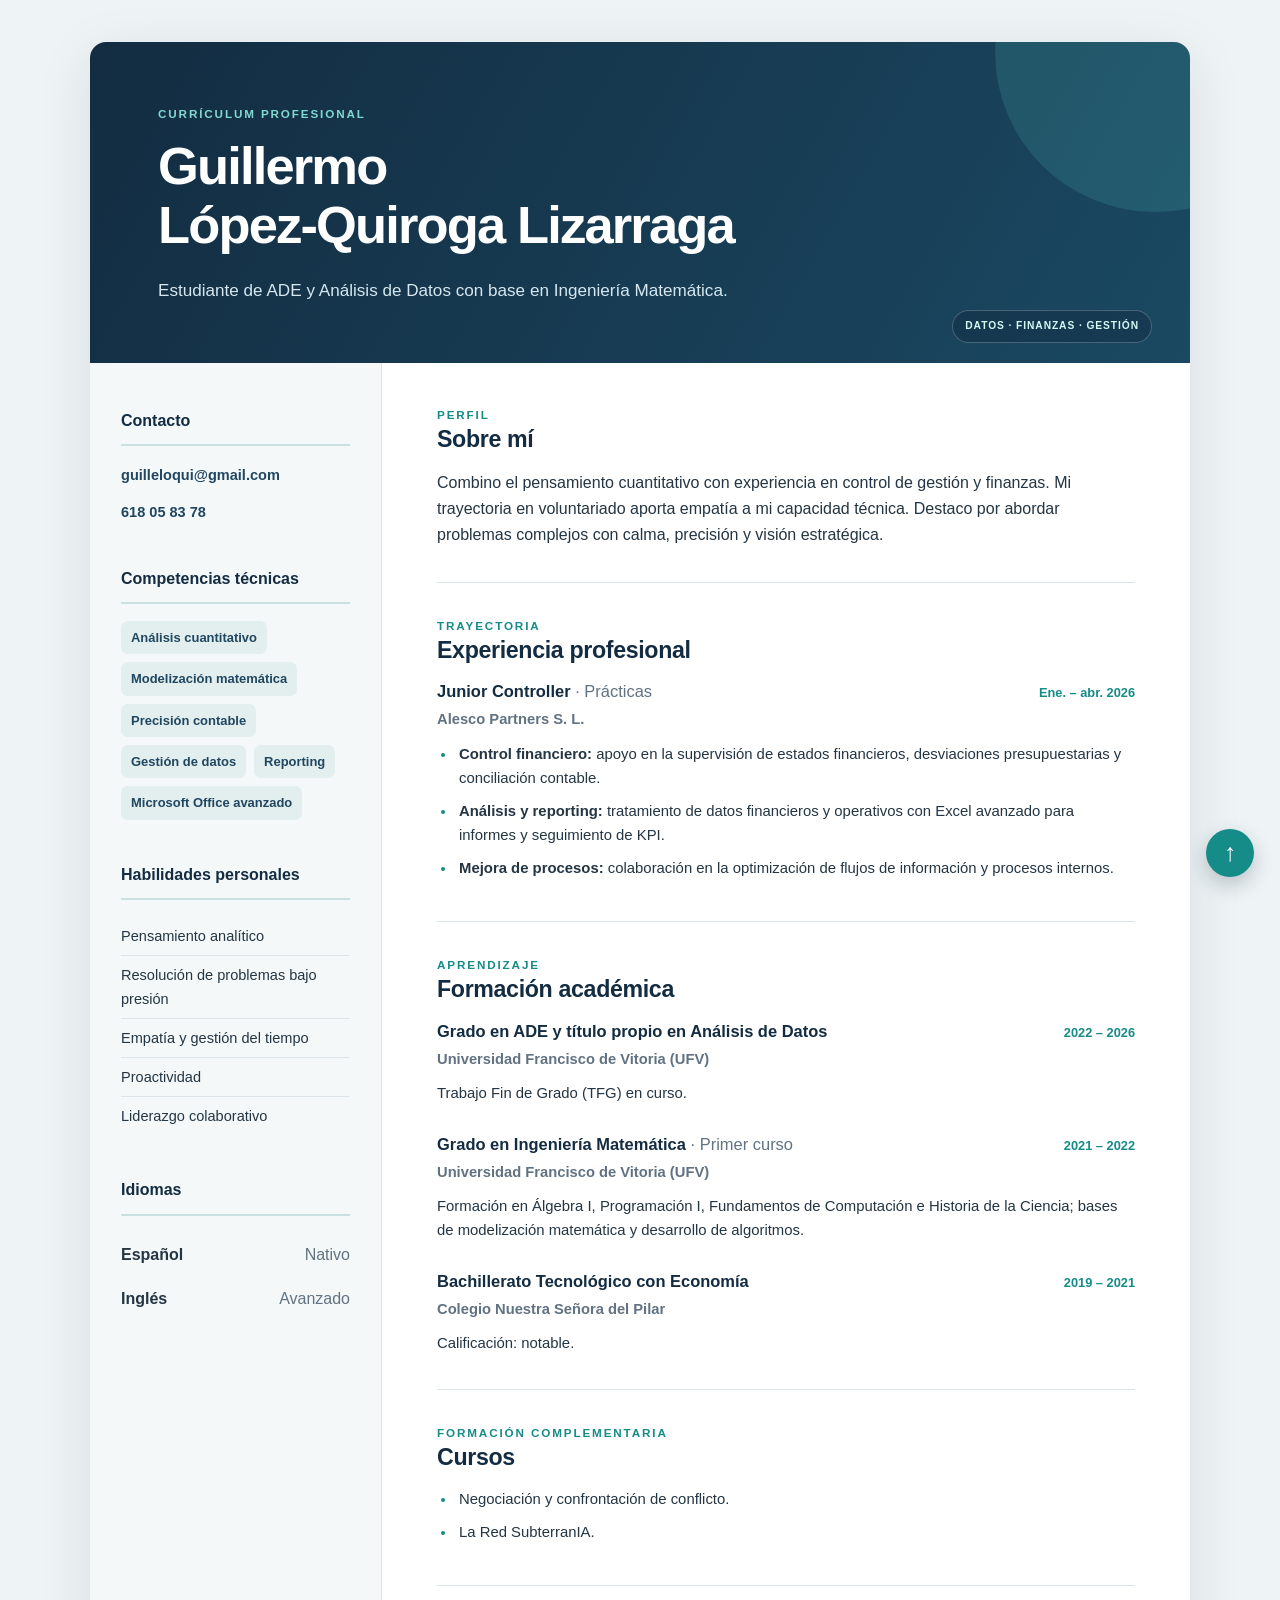
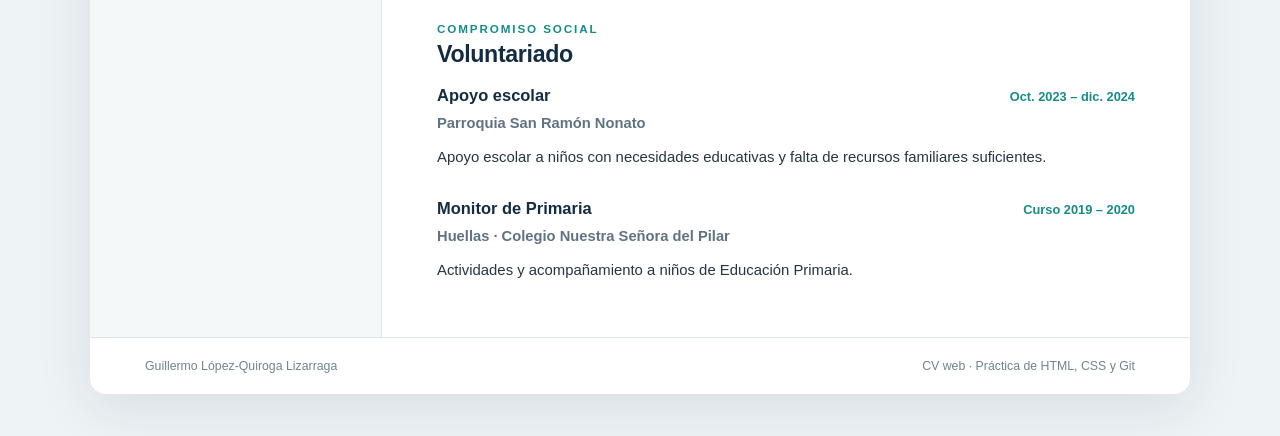
<file: project_personal_CV/index.html>
<!DOCTYPE html>
<html lang="es">

<head>
    <meta charset="UTF-8">
    <meta name="viewport" content="width=device-width, initial-scale=1.0">
    <meta name="description"
        content="Currículum web de Guillermo López-Quiroga Lizarraga: ADE, análisis de datos, control de gestión y finanzas.">
    <title>Guillermo López-Quiroga Lizarraga | CV</title>
    <!-- Mantiene el nombre de la hoja de estilos de la plantilla original -->
    <link rel="stylesheet" href="styles-modified.css">
</head>

<body id="inicio">
    <a class="skip-link" href="#contenido">Saltar al contenido</a>

    <!-- Contenedor principal de nuestro currículum -->
    <div id="cv">
        <header class="hero">
            <p class="eyebrow">CURRÍCULUM PROFESIONAL</p>
            <h1>Guillermo <span>López-Quiroga Lizarraga</span></h1>
            <p class="hero-subtitle">Estudiante de ADE y Análisis de Datos con base en Ingeniería Matemática.</p>
            <!-- Ejemplo de position: absolute dentro de un elemento relative -->
            <span class="hero-badge">DATOS · FINANZAS · GESTIÓN</span>
        </header>

        <div class="layout">
            <!-- Columna de información de contacto y habilidades -->
            <aside class="sidebar" aria-label="Información complementaria">
                <section id="contact" class="sidebar-section">
                    <h2>Contacto</h2>
                    <address>
                        <a href="mailto:guilleloqui@gmail.com">guilleloqui@gmail.com</a>
                        <a href="tel:+34618058378">618 05 83 78</a>
                    </address>
                </section>

                <section id="skills" class="sidebar-section">
                    <h2>Competencias técnicas</h2>
                    <ul class="tag-list">
                        <li>Análisis cuantitativo</li>
                        <li>Modelización matemática</li>
                        <li>Precisión contable</li>
                        <li>Gestión de datos</li>
                        <li>Reporting</li>
                        <li>Microsoft Office avanzado</li>
                    </ul>
                </section>

                <section class="sidebar-section" aria-labelledby="habilidades-personales">
                    <h2 id="habilidades-personales">Habilidades personales</h2>
                    <ul class="plain-list">
                        <li>Pensamiento analítico</li>
                        <li>Resolución de problemas bajo presión</li>
                        <li>Empatía y gestión del tiempo</li>
                        <li>Proactividad</li>
                        <li>Liderazgo colaborativo</li>
                    </ul>
                </section>

                <section id="languages" class="sidebar-section">
                    <h2>Idiomas</h2>
                    <dl class="languages-list">
                        <div>
                            <dt>Español</dt>
                            <dd>Nativo</dd>
                        </div>
                        <div>
                            <dt>Inglés</dt>
                            <dd>Avanzado</dd>
                        </div>
                    </dl>
                </section>
            </aside>

            <!-- Columna principal: experiencia, formación y compromiso social -->
            <main id="contenido" class="main-content">
                <section id="about" class="section">
                    <p class="section-kicker">PERFIL</p>
                    <h2>Sobre mí</h2>
                    <p>Combino el pensamiento cuantitativo con experiencia en control de gestión y finanzas. Mi
                        trayectoria en voluntariado aporta empatía a mi capacidad técnica. Destaco por abordar problemas
                        complejos con calma, precisión y visión estratégica.</p>
                </section>

                <section id="experience" class="section">
                    <p class="section-kicker">TRAYECTORIA</p>
                    <h2>Experiencia profesional</h2>
                    <article class="timeline-entry">
                        <div class="entry-topline">
                            <h3>Junior Controller <span class="subtle">· Prácticas</span></h3>
                            <time class="date" datetime="2026-01">Ene. – abr. 2026</time>
                        </div>
                        <p class="institution">Alesco Partners S. L.</p>
                        <ul class="detail-list">
                            <li><strong>Control financiero:</strong> apoyo en la supervisión de estados financieros,
                                desviaciones presupuestarias y conciliación contable.</li>
                            <li><strong>Análisis y reporting:</strong> tratamiento de datos financieros y operativos con
                                Excel avanzado para informes y seguimiento de KPI.</li>
                            <li><strong>Mejora de procesos:</strong> colaboración en la optimización de flujos de
                                información y procesos internos.</li>
                        </ul>
                    </article>
                </section>

                <section id="education" class="section">
                    <p class="section-kicker">APRENDIZAJE</p>
                    <h2>Formación académica</h2>
                    <article class="timeline-entry">
                        <div class="entry-topline">
                            <h3>Grado en ADE y título propio en Análisis de Datos</h3>
                            <span class="date">2022 – 2026</span>
                        </div>
                        <p class="institution">Universidad Francisco de Vitoria (UFV)</p>
                        <p>Trabajo Fin de Grado (TFG) en curso.</p>
                    </article>
                    <article class="timeline-entry">
                        <div class="entry-topline">
                            <h3>Grado en Ingeniería Matemática <span class="subtle">· Primer curso</span></h3>
                            <span class="date">2021 – 2022</span>
                        </div>
                        <p class="institution">Universidad Francisco de Vitoria (UFV)</p>
                        <p>Formación en Álgebra I, Programación I, Fundamentos de Computación e Historia de la Ciencia;
                            bases de modelización matemática y desarrollo de algoritmos.</p>
                    </article>
                    <article class="timeline-entry">
                        <div class="entry-topline">
                            <h3>Bachillerato Tecnológico con Economía</h3>
                            <span class="date">2019 – 2021</span>
                        </div>
                        <p class="institution">Colegio Nuestra Señora del Pilar</p>
                        <p>Calificación: notable.</p>
                    </article>
                </section>

                <section id="courses" class="section">
                    <p class="section-kicker">FORMACIÓN COMPLEMENTARIA</p>
                    <h2>Cursos</h2>
                    <ul class="detail-list">
                        <li>Negociación y confrontación de conflicto.</li>
                        <li>La Red SubterranIA.</li>
                    </ul>
                </section>

                <section id="volunteering" class="section">
                    <p class="section-kicker">COMPROMISO SOCIAL</p>
                    <h2>Voluntariado</h2>
                    <article class="timeline-entry">
                        <div class="entry-topline">
                            <h3>Apoyo escolar</h3>
                            <span class="date">Oct. 2023 – dic. 2024</span>
                        </div>
                        <p class="institution">Parroquia San Ramón Nonato</p>
                        <p>Apoyo escolar a niños con necesidades educativas y falta de recursos familiares suficientes.
                        </p>
                    </article>
                    <article class="timeline-entry">
                        <div class="entry-topline">
                            <h3>Monitor de Primaria</h3>
                            <span class="date">Curso 2019 – 2020</span>
                        </div>
                        <p class="institution">Huellas · Colegio Nuestra Señora del Pilar</p>
                        <p>Actividades y acompañamiento a niños de Educación Primaria.</p>
                    </article>
                </section>
            </main>
        </div>

        <footer class="page-footer">
            <span>Guillermo López-Quiroga Lizarraga</span>
            <span>CV web · Práctica de HTML, CSS y Git</span>
        </footer>
    </div>

    <!-- Ejemplo de position: fixed y z-index: siempre visible al navegar -->
    <a href="#inicio" class="back-to-top" aria-label="Volver al inicio de la página" title="Volver arriba">↑</a>
</body>

</html>
</file>
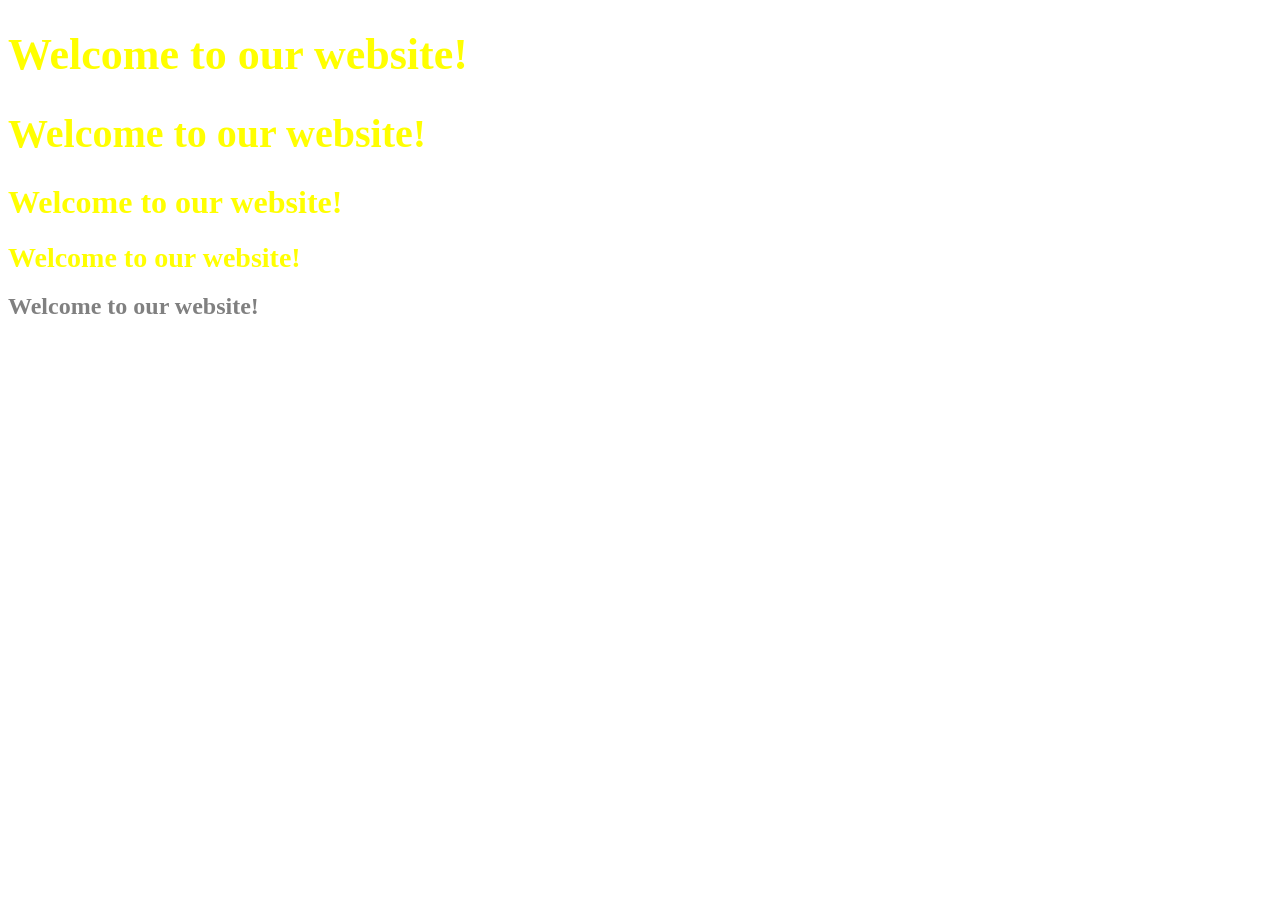
<file: 2. CSS Basics/specificity.html>
<!DOCTYPE html>
<html>

<head>
  <style>
    /* 1. Element selector (lowest specificity) */
    h1 {
      font-size: 24px;
      color: gray;
    }

    /* 2. Class selector */
    .main-header {
      font-size: 28px;
      color: yellow !important;
    }

    /* 3. Attribute selector */
    [data-header="header"] {
      font-size: 32px;
      color: green;
    }

    /* 4. Pseudo-class selector */
    .main-header:hover {
      font-size: 36px;
      color: yellow !important;
    }

    h1:hover {
      /* This is less specific than the previous one */
      font-size: 16px;
      color: pink;
    }

    /* 5. ID selector */
    #header-id {
      font-size: 40px;
      color: red;
    }

    /* 6. Inline style (highest specificity) */
  </style>
</head>

<body>

  <h1 id="pepito" class="main-header" data-header="header" style="font-size: 44px; color: purple;">Welcome to our
    website!</h1>
  <h1 id="header-id" class="main-header" data-header="header">Welcome to our website!</h1>
  <h1 id="juanito" class="main-header" data-header="header">Welcome to our website!</h1>
  <h1 id="juanito" class="main-header" data-header="chinchin">Welcome to our website!</h1>
  <h1 id="juanito" class="whatever" data-header="chinchin">Welcome to our website!</h1>


</body>

</html>
</file>
<file: project_personal_CV/styles-modified.css>
/* CV personalizado | Práctica UFV de HTML5, CSS3 y posicionamiento */
:root {
    --navy: #132c41;
    --navy-soft: #214760;
    --teal: #168c88;
    --text: #243543;
    --muted: #617282;
    --line: #dce5e9;
    --background: #eef3f5;
    --white: #ffffff;
}

/* Reset: evita diferencias de espaciado entre navegadores. */
* {
    box-sizing: border-box;
}

html {
    scroll-behavior: smooth;
}

body {
    margin: 0;
    padding: 42px 22px;
    background: var(--background);
    color: var(--text);
    font: 16px/1.65 "Segoe UI", Arial, sans-serif;
}

a {
    color: inherit;
}

a:focus-visible {
    outline: 3px solid var(--teal);
    outline-offset: 4px;
}

/* Mantiene el ID #cv que ya existía en la plantilla del profesor. */
#cv {
    max-width: 1100px;
    margin: 0 auto;
    background: var(--white);
    box-shadow: 0 14px 55px rgba(19, 44, 65, .10);
    overflow: hidden;
    border-radius: 16px;
}

/* POSITION RELATIVE: hace de referencia a la insignia absoluta. */
.hero {
    position: relative;
    isolation: isolate;
    padding: 62px 68px 58px;
    color: #fff;
    background: linear-gradient(120deg, #132c41 0%, #1a4962 100%);
    overflow: hidden;
}

/* POSITION ABSOLUTE + Z-INDEX: círculo decorativo detrás del texto. */
.hero::before {
    content: "";
    position: absolute;
    z-index: -1;
    width: 320px;
    height: 320px;
    right: -125px;
    top: -150px;
    border-radius: 50%;
    background: rgba(100, 231, 217, .13);
}

.eyebrow,
.section-kicker {
    margin: 0 0 14px;
    font-size: .73rem;
    font-weight: 800;
    letter-spacing: .16em;
}

.eyebrow {
    color: #80d9d0;
}

.hero h1 {
    max-width: 780px;
    margin: 0;
    font-size: 3.15rem;
    /* Alternativa si clamp() no está soportado. */
    font-size: clamp(2rem, 4.1vw, 3.4rem);
    font-weight: 800;
    line-height: 1.12;
    letter-spacing: -.035em;
}

.hero h1 span {
    display: block;
}

.hero-subtitle {
    max-width: 620px;
    margin: 22px 0 0;
    font-size: 1.07rem;
    color: #d6e7ef;
}

/* POSITION ABSOLUTE: posiciona la etiqueta en la esquina del header. */
.hero-badge {
    position: absolute;
    right: 38px;
    bottom: 20px;
    z-index: 1;
    padding: 7px 12px;
    border: 1px solid rgba(255, 255, 255, .22);
    border-radius: 100px;
    font-size: .64rem;
    font-weight: 750;
    letter-spacing: .09em;
    color: #d5f9f4;
    background: rgba(19, 44, 65, .45);
}

.layout {
    display: grid;
    grid-template-columns: 292px minmax(0, 1fr);
}

.sidebar {
    padding: 45px 31px;
    background: #f4f8f9;
    border-right: 1px solid var(--line);
}

.sidebar-section {
    margin: 0 0 42px;
}

.sidebar-section:last-child {
    margin-bottom: 0;
}

.sidebar h2 {
    margin: 0 0 17px;
    color: var(--navy);
    font-size: 1rem;
    font-weight: 800;
    padding-bottom: 10px;
    border-bottom: 2px solid #c9dfe0;
}

.sidebar address {
    display: grid;
    gap: 12px;
    font-style: normal;
    overflow-wrap: anywhere;
}

.sidebar address a {
    color: var(--navy-soft);
    text-decoration: none;
    font-weight: 650;
    font-size: .91rem;
}

.sidebar address a:hover {
    color: var(--teal);
    text-decoration: underline;
}

.tag-list,
.plain-list,
.detail-list {
    margin: 0;
    padding: 0;
}

.tag-list {
    display: flex;
    flex-wrap: wrap;
    gap: 8px;
    list-style: none;
}

.tag-list li {
    padding: 6px 10px;
    border-radius: 7px;
    background: #e3eeee;
    color: var(--navy-soft);
    font-size: .81rem;
    font-weight: 650;
}

.plain-list {
    list-style: none;
}

.plain-list li {
    padding: 7px 0;
    font-size: .91rem;
    border-bottom: 1px solid var(--line);
}

.plain-list li:last-child {
    border-bottom: none;
}

.languages-list,
.languages-list div {
    margin: 0;
}

.languages-list div {
    display: flex;
    justify-content: space-between;
    gap: 8px;
    padding: 9px 0;
}

.languages-list dt {
    font-weight: 750;
}

.languages-list dd {
    margin: 0;
    color: var(--muted);
}

.main-content {
    min-width: 0;
    padding: 42px 55px 54px;
}

.section {
    padding-bottom: 33px;
    margin-bottom: 33px;
    border-bottom: 1px solid var(--line);
}

.section:last-child {
    border: none;
    padding-bottom: 0;
    margin-bottom: 0;
}

.section-kicker {
    color: var(--teal);
    margin-bottom: 4px;
}

.section h2 {
    margin: 0 0 15px;
    color: var(--navy);
    font-size: 1.45rem;
    line-height: 1.3;
    letter-spacing: -.015em;
}

.section p {
    margin: 0;
}

.timeline-entry {
    margin-bottom: 27px;
}

.timeline-entry:last-child {
    margin-bottom: 0;
}

.entry-topline {
    display: flex;
    align-items: baseline;
    justify-content: space-between;
    gap: 14px;
}

.entry-topline h3 {
    margin: 0;
    color: var(--navy);
    font-size: 1.03rem;
    line-height: 1.38;
}

.subtle {
    font-weight: 500;
    color: var(--muted);
}

.date {
    flex-shrink: 0;
    color: var(--teal);
    font-size: .80rem;
    font-weight: 750;
    white-space: nowrap;
}

.section p.institution {
    margin: 4px 0 10px;
    color: var(--muted);
    font-size: .92rem;
    font-weight: 700;
}

.timeline-entry>p:not(.institution) {
    font-size: .93rem;
}

.detail-list {
    padding-left: 19px;
}

.detail-list li {
    padding: 0 0 8px 3px;
    font-size: .93rem;
}

.detail-list li::marker {
    color: var(--teal);
}

.page-footer {
    display: flex;
    justify-content: space-between;
    flex-wrap: wrap;
    gap: 8px 18px;
    padding: 18px 55px;
    color: #6f8490;
    border-top: 1px solid var(--line);
    font-size: .77rem;
}

/* POSITION FIXED + Z-INDEX: enlace para volver al principio al hacer scroll. */
.back-to-top {
    position: fixed;
    right: 26px;
    bottom: 23px;
    z-index: 10;
    display: grid;
    place-items: center;
    width: 48px;
    height: 48px;
    border-radius: 50%;
    background: var(--teal);
    color: var(--white);
    font-size: 1.55rem;
    font-weight: 800;
    text-decoration: none;
    box-shadow: 0 8px 20px rgba(19, 44, 65, .24);
}

.back-to-top:hover {
    background: var(--navy-soft);
}

.skip-link {
    position: absolute;
    left: -9999px;
    top: 8px;
}

.skip-link:focus {
    left: 16px;
    z-index: 20;
    background: white;
    color: var(--navy);
    padding: 8px 14px;
}

/* Adaptación del diseño a pantallas de móvil y tablet. */
@media (max-width: 900px) {
    .layout {
        grid-template-columns: 240px minmax(0, 1fr);
    }

    .hero {
        padding: 52px 40px 64px;
    }

    .main-content {
        padding: 35px 32px;
    }

    .sidebar {
        padding: 35px 24px;
    }

    .page-footer {
        padding: 18px 32px;
    }
}

@media (max-width: 680px) {
    body {
        padding: 0;
    }

    #cv {
        border-radius: 0;
        box-shadow: none;
    }

    .hero {
        padding: 42px 25px 69px;
    }

    .hero-badge {
        right: auto;
        left: 25px;
        bottom: 20px;
    }

    .layout {
        grid-template-columns: 1fr;
    }

    .sidebar {
        border-right: none;
        border-bottom: 1px solid var(--line);
        padding: 30px 25px;
    }

    .sidebar-section {
        margin-bottom: 26px;
    }

    .main-content {
        padding: 31px 25px 38px;
    }

    .entry-topline {
        flex-direction: column;
        gap: 3px;
    }

    .date {
        white-space: normal;
    }

    .page-footer {
        padding: 19px 25px;
    }

    .back-to-top {
        width: 43px;
        height: 43px;
        right: 13px;
        bottom: 14px;
    }
}

/* Una versión limpia si se imprime o guarda como PDF desde Chrome. */
@media print {
    body {
        padding: 0;
        background: white;
        font-size: 11px;
    }

    #cv {
        max-width: 100%;
        box-shadow: none;
        border-radius: 0;
    }

    .hero {
        print-color-adjust: exact;
        -webkit-print-color-adjust: exact;
    }

    .sidebar {
        print-color-adjust: exact;
        -webkit-print-color-adjust: exact;
    }

    .back-to-top,
    .skip-link {
        display: none;
    }

    .section,
    .timeline-entry {
        break-inside: avoid;
    }
}
</file>
